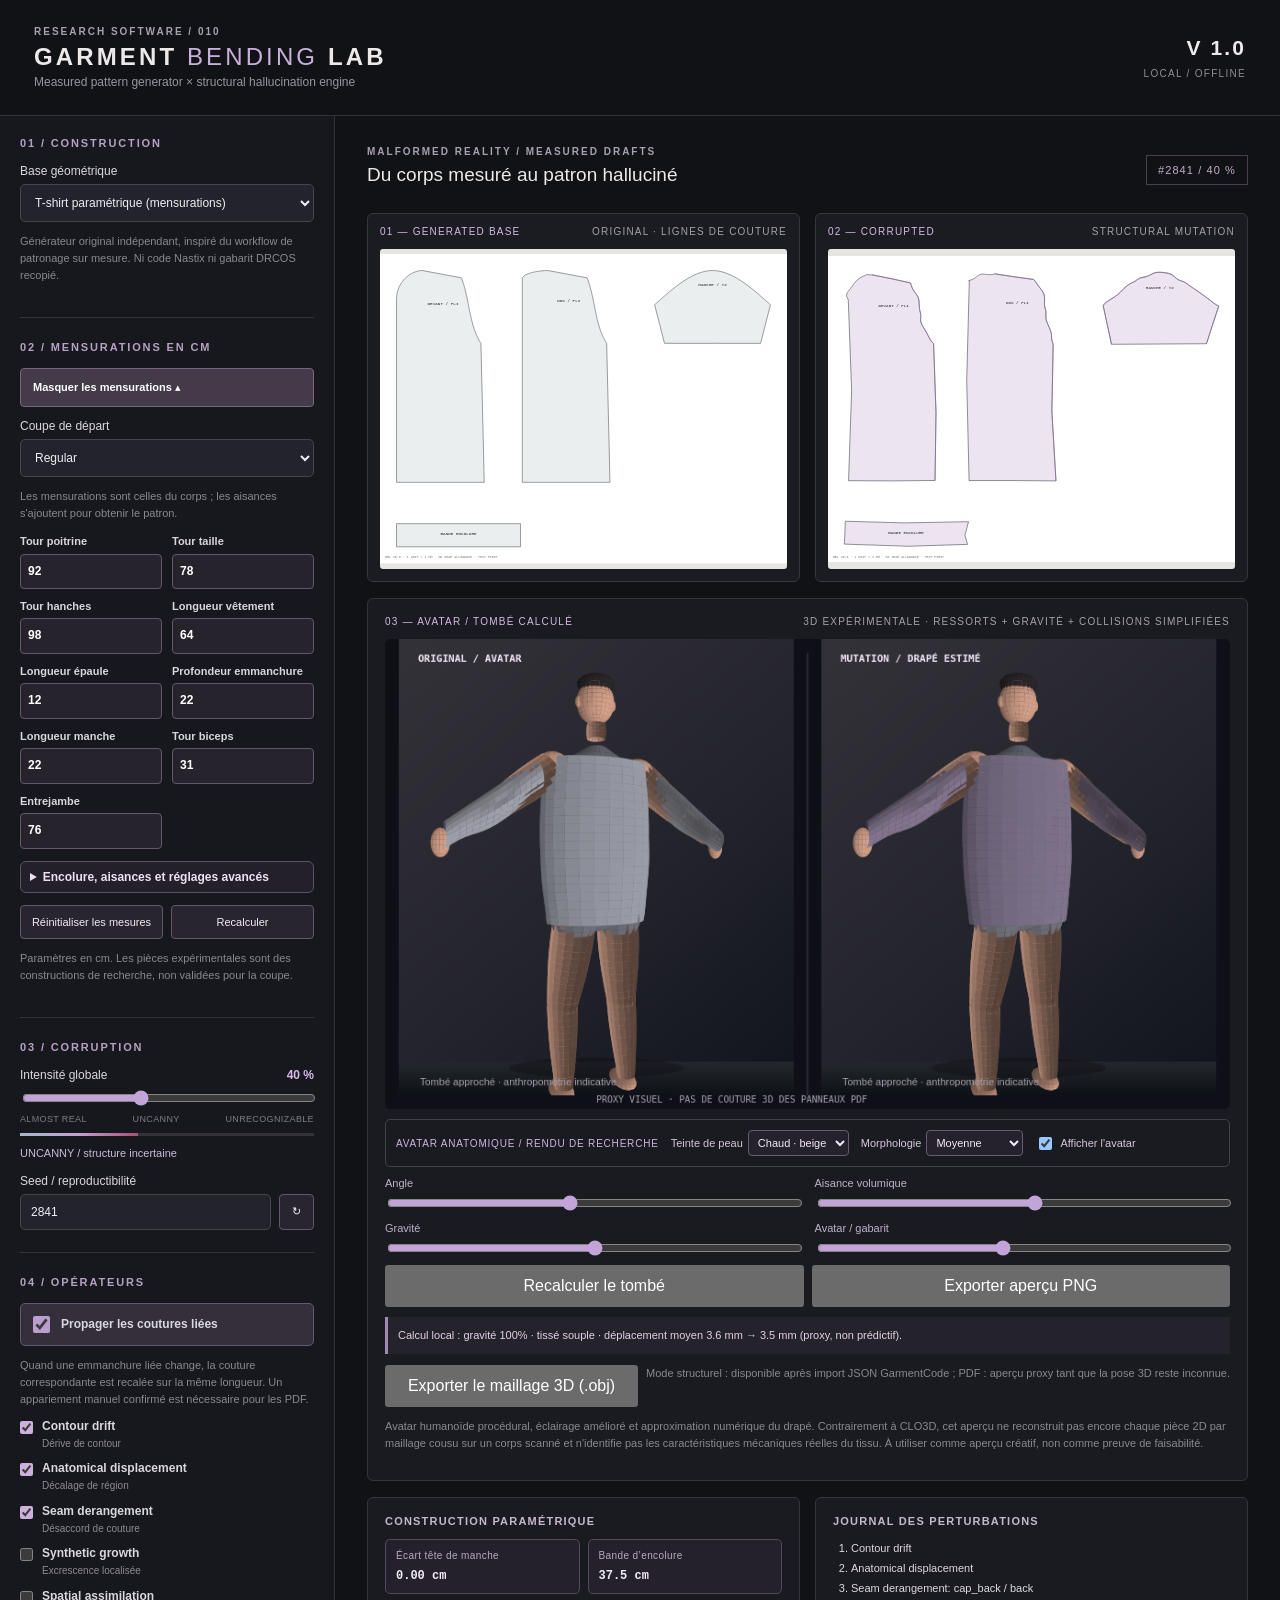
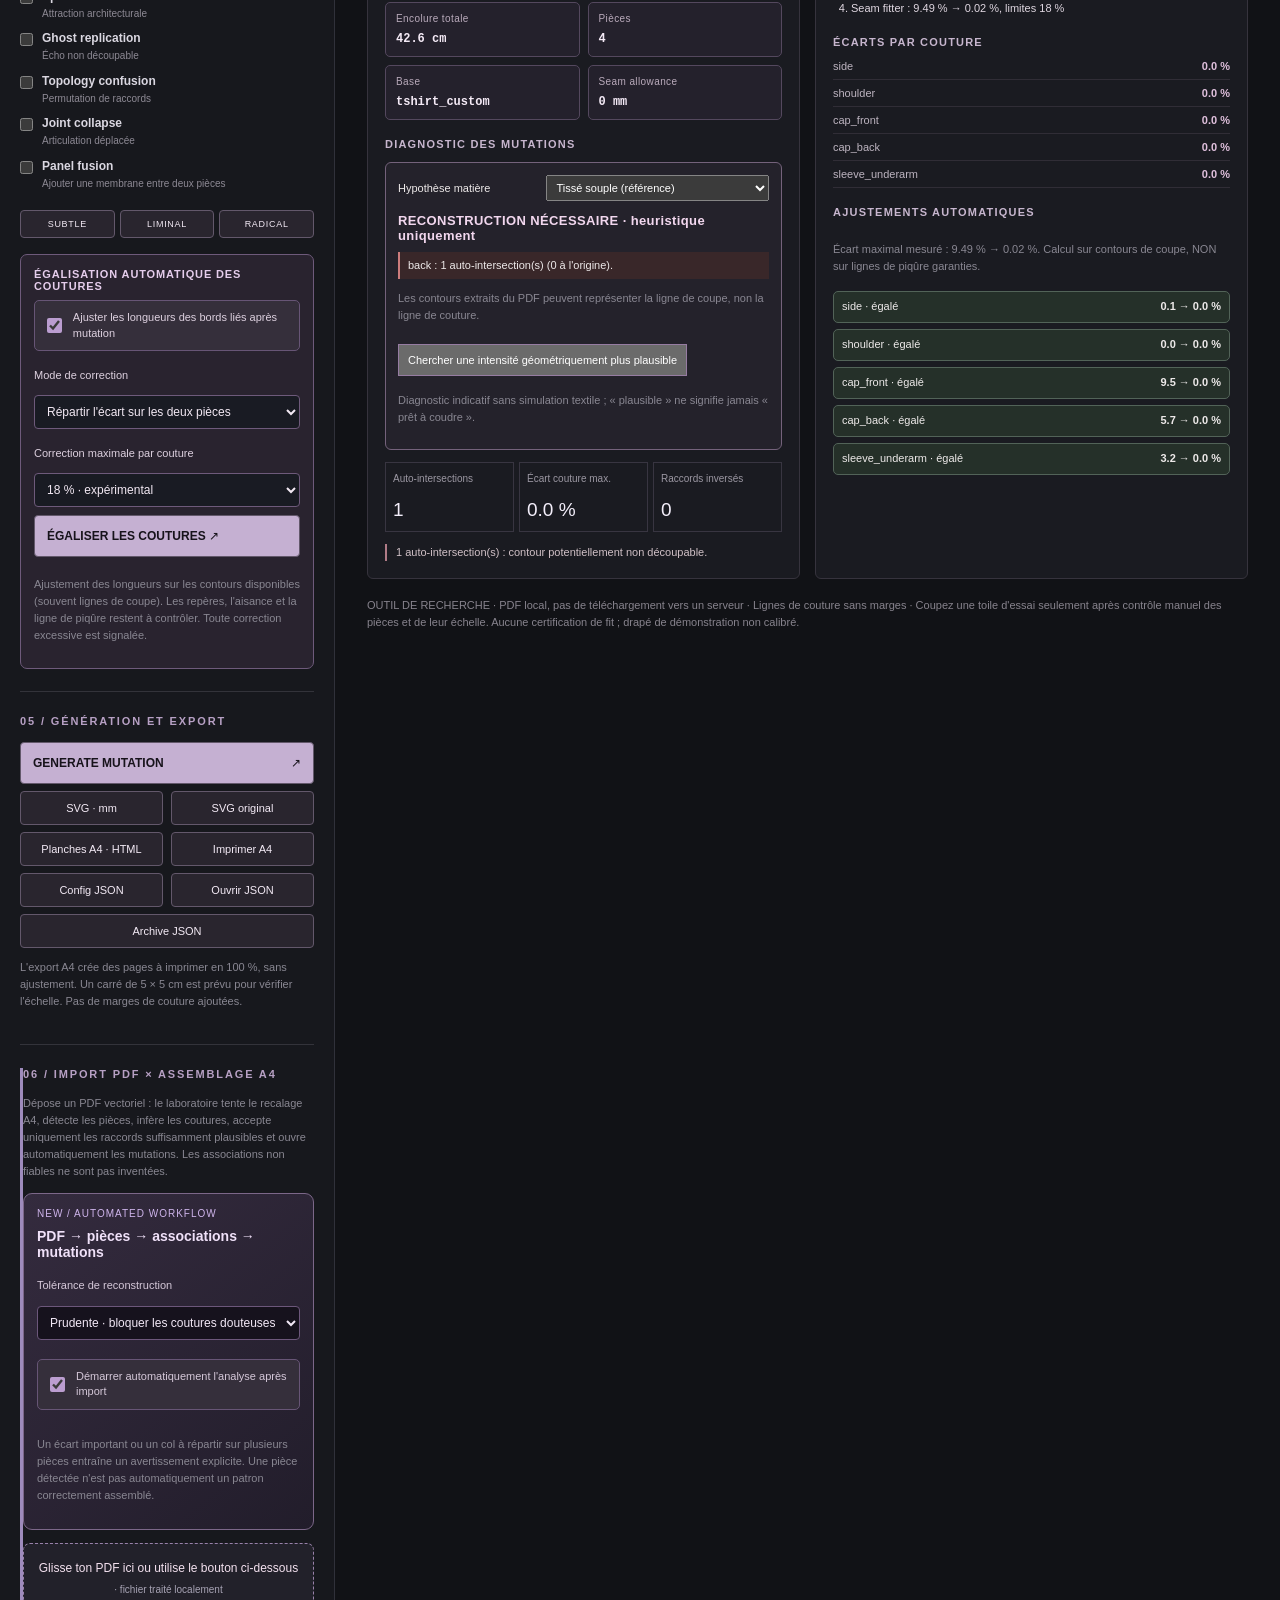
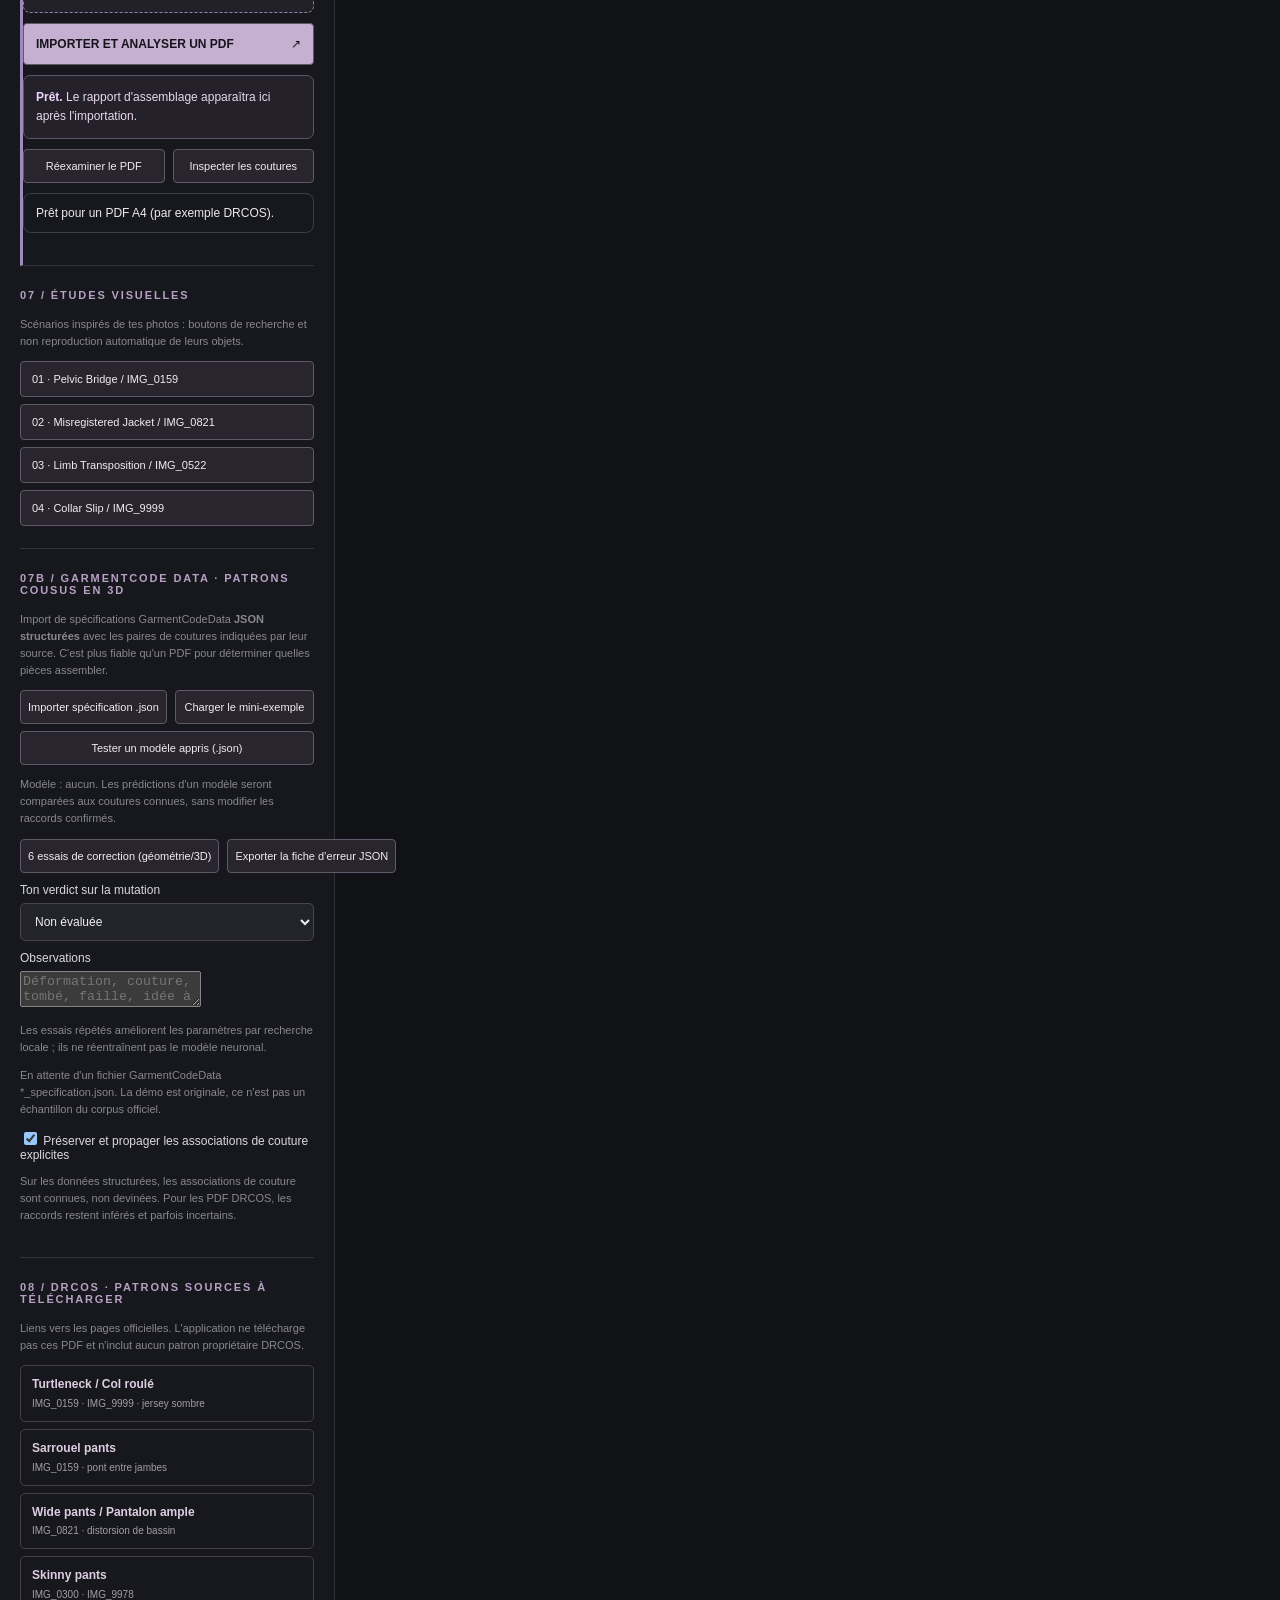
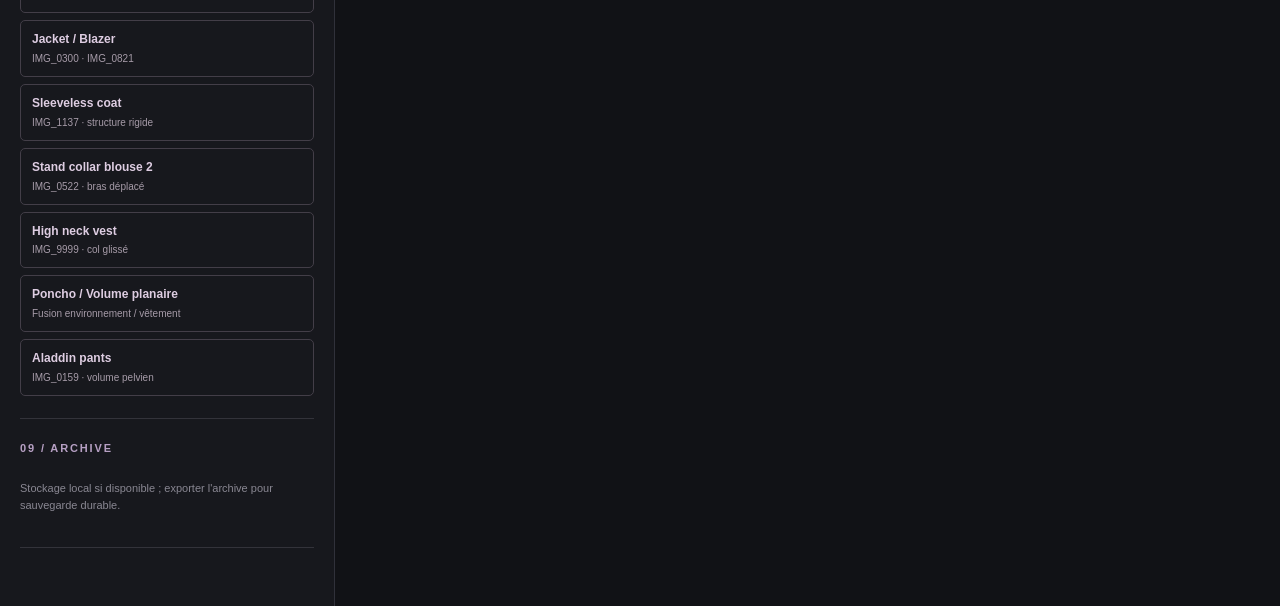
<file: legacy/index.html>
<!doctype html>
<html lang="fr">
<head>
<meta charset="utf-8"><meta name="viewport" content="width=device-width, initial-scale=1">
<title>Garment Bending Lab — V1.0 / Structured Sewing Pattern + Cloth Mesh</title>
<link rel="stylesheet" href="style.css">
</head>
<body>
<header class="masthead"><div><div class="eyebrow">RESEARCH SOFTWARE / 010</div><h1>GARMENT <em>BENDING</em> LAB</h1><p>Measured pattern generator × structural hallucination engine</p></div><div class="version">V 1.0<br><span>LOCAL / OFFLINE</span></div></header>
<main>
<aside class="controls">
  <section><h2>01 / Construction</h2>
    <label for="base">Base géométrique</label>
    <select id="base"><option value="tshirt_custom">T-shirt paramétrique (mensurations)</option><option value="pdf_import" disabled>Patron PDF importé (après sélection de pièces)</option><option value="top">Top géométrique V0.2</option><option value="dress">Robe V0.2</option><option value="skirt">Jupe V0.2</option><option value="trouser">Pantalon V0.2</option><option value="pelvic_bridge">Pelvic Bridge · pantalon en pont</option><option value="misregistered_jacket">Misregistered Jacket · veste anormale</option><option value="limb_transposition">Limb Transposition · bras et torse</option><option value="collar_slip">Collar Slip · col défaillant</option></select>
    <p class="note">Générateur original indépendant, inspiré du workflow de patronage sur mesure. Ni code Nastix ni gabarit DRCOS recopié.</p>
  </section>
  <section id="parametricControls"><h2>02 / Mensurations en cm</h2>
    <button type="button" id="toggleMeasurements" class="measurement-toggle" aria-expanded="true" aria-controls="measurementPanel">Masquer les mensurations ▴</button>
    <div id="measurementPanel">
    <label for="fit">Coupe de départ</label>
    <select id="fit"><option value="regular">Regular</option><option value="relaxed">Relaxed</option><option value="cropped">Cropped (longueur × 0,81)</option><option value="oversized">Oversized</option></select>
    <p class="note">Les mensurations sont celles du corps ; les aisances s'ajoutent pour obtenir le patron.</p>
    <div class="measure-grid" id="measureFields"></div>
    <details class="details"><summary>Encolure, aisances et réglages avancés</summary><div class="measure-grid" id="advancedFields"></div></details>
    <div class="inline actions"><button type="button" id="resetMeasurements">Réinitialiser les mesures</button><button type="button" id="updateDraft">Recalculer</button></div>
    <p class="note" id="draftNote">Lignes de couture nominales, sans marges ni gradation validées.</p>
    </div>
  </section>
  <section><h2>03 / Corruption</h2>
    <label class="label-row" for="intensity"><span>Intensité globale</span><strong id="intensityValue">40 %</strong></label>
    <input id="intensity" type="range" min="0" max="100" value="40" step="1">
    <div class="continuum"><span>ALMOST REAL</span><span>UNCANNY</span><span>UNRECOGNIZABLE</span></div>
    <div class="meter"><div id="meterBar"></div></div><p class="status" id="modeText">Zone intermédiaire</p>
    <label for="seed">Seed / reproductibilité</label><div class="inline"><input id="seed" type="number" min="0" max="4294967295" value="2841"><button id="shuffle" title="Changer la graine">↻</button></div>
  </section>
  <section><h2>04 / Opérateurs</h2>
    <label class="linked-control"><input id="linkedSeams" type="checkbox" checked> <strong>Propager les coutures liées</strong></label><p class="note">Quand une emmanchure liée change, la couture correspondante est recalée sur la même longueur. Un appariement manuel confirmé est nécessaire pour les PDF.</p><div class="check-list">
      <label><input type="checkbox" id="op-drift" checked><span><b>Contour drift</b><small>Dérive de contour</small></span></label>
      <label><input type="checkbox" id="op-displacement" checked><span><b>Anatomical displacement</b><small>Décalage de région</small></span></label>
      <label><input type="checkbox" id="op-seam" checked><span><b>Seam derangement</b><small>Désaccord de couture</small></span></label>
      <label><input type="checkbox" id="op-growth"><span><b>Synthetic growth</b><small>Excrescence localisée</small></span></label>
      <label><input type="checkbox" id="op-spatial"><span><b>Spatial assimilation</b><small>Attraction architecturale</small></span></label>
      <label><input type="checkbox" id="op-ghost"><span><b>Ghost replication</b><small>Écho non découpable</small></span></label>
      <label><input type="checkbox" id="op-topology"><span><b>Topology confusion</b><small>Permutation de raccords</small></span></label>
      <label><input type="checkbox" id="op-joint"><span><b>Joint collapse</b><small>Articulation déplacée</small></span></label>
      <label><input type="checkbox" id="op-fusion"><span><b>Panel fusion</b><small>Ajouter une membrane entre deux pièces</small></span></label>
    </div>
    <div class="preset-row"><button type="button" data-preset="subtle">SUBTLE</button><button type="button" data-preset="liminal">LIMINAL</button><button type="button" data-preset="radical">RADICAL</button></div>
    <div class="stitchfit-controls" id="stitchFitControls">
      <h3>ÉGALISATION AUTOMATIQUE DES COUTURES</h3>
      <label class="linked-control"><input type="checkbox" id="autoFitSeams" checked> Ajuster les longueurs des bords liés après mutation</label>
      <label for="fitStrategy">Mode de correction</label><select id="fitStrategy"><option value="balanced">Répartir l'écart sur les deux pièces</option><option value="receiver">Préserver A, ajuster la pièce B</option></select>
      <label for="fitLimit">Correction maximale par couture</label>
      <select id="fitLimit"><option value="8">8 % · prudent</option><option value="18" selected>18 % · expérimental</option><option value="35">35 % · radical / toile obligatoire</option><option value="60">60 % · déformation majeure, non validée</option></select>
      <button type="button" id="fitNow" class="action">ÉGALISER LES COUTURES ↗</button>
      <p class="note">Ajustement des longueurs sur les contours disponibles (souvent lignes de coupe). Les repères, l'aisance et la ligne de piqûre restent à contrôler. Toute correction excessive est signalée.</p>
    </div>
  </section>
  <section><h2>05 / Génération et export</h2>
    <button class="action" id="generate">GENERATE MUTATION <span>↗</span></button>
    <div class="inline actions"><button id="saveSvg">SVG · mm</button><button id="saveOriginal">SVG original</button></div>
    <div class="inline actions"><button id="saveA4">Planches A4 · HTML</button><button id="printA4">Imprimer A4</button></div>
    <div class="inline actions"><button id="saveJson">Config JSON</button><button id="loadJson">Ouvrir JSON</button></div>
    <div class="inline actions"><button id="saveArchive">Archive JSON</button></div>
    <input id="fileInput" type="file" accept=".json,application/json" hidden>
    <p class="note">L'export A4 crée des pages à imprimer en 100 %, sans ajustement. Un carré de 5 × 5 cm est prévu pour vérifier l'échelle. Pas de marges de couture ajoutées.</p>
  </section>
  <section class="pdf-main-panel" id="pdfModule"><h2>06 / IMPORT PDF × ASSEMBLAGE A4</h2>
    <p class="note">Dépose un PDF vectoriel : le laboratoire tente le recalage A4, détecte les pièces, infère les coutures, accepte uniquement les raccords suffisamment plausibles et ouvre automatiquement les mutations. Les associations non fiables ne sont pas inventées.</p>
    <div class="autolab-intro"><div class="autolab-tag">NEW / AUTOMATED WORKFLOW</div><strong>PDF → pièces → associations → mutations</strong>
      <label for="autoMode">Tolérance de reconstruction</label><select id="autoMode"><option value="conservative">Prudente · bloquer les coutures douteuses</option><option value="experimental">Expérimentale · autoriser davantage d'ajustements</option></select>
      <label class="linked-control"><input type="checkbox" id="autoOnImport" checked> Démarrer automatiquement l'analyse après import</label>
      <p class="note">Un écart important ou un col à répartir sur plusieurs pièces entraîne un avertissement explicite. Une pièce détectée n'est pas automatiquement un patron correctement assemblé.</p>
    </div>
    <div id="pdfDropzone" class="pdf-dropzone" tabindex="0" role="button" aria-label="Déposer un PDF vectoriel ou ouvrir le sélecteur de fichier">Glisse ton PDF ici ou utilise le bouton ci-dessous <span>· fichier traité localement</span></div>
    <button class="action" type="button" id="importPdf">IMPORTER ET ANALYSER UN PDF <span>↗</span></button>
    <div id="autoPipelineReport" class="auto-report" role="status" aria-live="polite"><strong>Prêt.</strong> Le rapport d'assemblage apparaîtra ici après l'importation.</div>
    <div class="inline actions"><button type="button" id="autoReanalyze" disabled>Réexaminer le PDF</button><button type="button" id="autoInspect" disabled>Inspecter les coutures</button></div>
    <input type="file" id="pdfVectorInput" accept="application/pdf,.pdf" hidden><button type="button" id="pdfExpand" hidden>AGRANDIR L’ATELIER ⛶</button>
    <div id="pdfStatus" class="pdf-feedback" role="status">Prêt pour un PDF A4 (par exemple DRCOS).</div>
    <div id="pdfImportTools" hidden>
      <p class="note"><strong id="pdfSource"></strong></p><p class="note" id="pdfFound"></p>
      <div class="pdf-autoreg" id="pdfRegInfo"></div>
      <button type="button" id="pdfAutoRegister">Recalculer depuis les repères vectoriels</button>
      <details><summary>Calibrage manuel des feuilles · autres PDF</summary>
        <label for="pdfColCount">Nombre de colonnes</label><input id="pdfColCount" type="number" min="1" max="12" value="4">
        <label for="pdfPageOrder">Ordre des pages</label><select id="pdfPageOrder"><option value="column">Par colonnes (haut → bas)</option><option value="row">Par rangées (gauche → droite)</option></select>
        <div class="inline"><label>Recouvrement X (mm)<input id="pdfOverlapX" type="number" min="0" max="80" step="0.1" value="14"></label><label>Recouvrement Y (mm)<input id="pdfOverlapY" type="number" min="0" max="80" step="0.1" value="17"></label></div>
        <button id="pdfApplyGrid" type="button">Appliquer la grille estimée</button>
        <p class="note">Pour aligner précisément un autre PDF : ajuste les décalages de chaque feuille en mm à partir des lignes et repères imprimés. Aucune découpe sans vérification des jonctions.</p>
        <div id="pdfPages" class="pdf-pages"></div>
        <div class="inline actions"><button id="pdfDownloadCalibration">Exporter calibration</button><button id="pdfLoadCalibration">Importer calibration</button></div>
        <input type="file" id="pdfCalibrationInput" accept=".json,application/json" hidden>
      </details>
      <label for="minTraceLength">Longueur minimum d'un tracé candidat (mm)</label><input id="minTraceLength" value="7" type="number" min="1" max="200" step="1">
      <label for="pdfZoom">Zoom de vérification <span id="pdfZoomValue">100 %</span></label><input id="pdfZoom" type="range" min="75" max="400" value="100" step="25"><div id="pdfAssembly" class="pdf-assembly"></div>
      <p class="note">Clique directement sur les courbes pour les sélectionner. Les contours sombres sont extraits comme vecteurs ; les annotations et cadres gris sont filtrés autant que possible.</p>
      <p id="pdfSelected" class="note"></p>
      <div class="pdf-traces" id="pdfTraceList"></div>
      <button type="button" id="pdfAutoPieces" class="action">DÉTECTER LES PIÈCES FERMÉES ↗</button><p class="note">Propositions non garanties : élimine les doublons imbriqués (ligne de coupe / ligne de couture), puis attribue un rôle à chaque pièce.</p>
      <div class="inline actions"><button type="button" id="pdfClearSelection">Désélectionner</button><button type="button" id="pdfDownloadStitched">Planche SVG assemblée</button></div>
      <label class="pdf-experimental"><input type="checkbox" id="experimentalClosure"> Autoriser la fermeture expérimentale de contours ouverts (écart affiché, à vérifier)</label>
      <button class="action" id="pdfAddPiece" type="button">TRANSFORMER LA SÉLECTION EN PIÈCE <span>↗</span></button>
      <div id="pdfPieces" class="pdf-piece-list"></div><p class="note" id="pdfPieceCount"></p>
      <div class="stitch-tool" id="stitchTool">
        <h3>ATELIER COUTURES · STITCH GRAPH</h3>
        <button type="button" id="pdfSwitchView">Afficher les pièces / marquer les coutures</button>
        <p class="note">Sélectionne un panneau A, clique sur deux points de son bord, puis fais de même sur le panneau B. Une suggestion automatique peut proposer le bord B, mais <b>tu dois la confirmer</b>.</p>
        <label>Pièce A <select id="pdfSeamA"></select></label><label>Pièce B <select id="pdfSeamB"></select></label>
        <div class="inline actions"><button type="button" id="pdfPickA">Marquer bord A</button><button type="button" id="pdfPickB">Marquer bord B</button></div>
        <button type="button" id="pdfSuggestSeam">Suggérer le raccord B</button>
        <div id="pdfSeamHint" class="pdf-feedback" role="status">Détecte ou ajoute des pièces pour commencer.</div>
        <button type="button" class="action" id="pdfLinkSeam">CONFIRMER ET LIER LES COUTURES ↗</button>
        <div id="pdfSeamList" class="pdf-seam-list"></div>
      </div>
      <div class="semantic-tool" id="semanticTool">
        <h3>RECONNAISSANCE / ASSEMBLAGE ASSISTÉ</h3>
        <p class="note">Identification heuristique des bords sur la <strong>géométrie de coupe</strong>. Vérifier les crans, les repères, les marges et les lignes de couture réelles. Les noms sont des hypothèses, pas une lecture certaine du patron.</p>
        <button id="pdfAnalyzeEdges" type="button">01 · ANALYSER LES BORDS ↗</button>
        <div id="pdfSemanticList" class="semantic-list" aria-live="polite"></div>
        <button id="pdfSuggestAssembly" type="button">02 · PROPOSER L’ASSEMBLAGE COMPLET ↗</button>
        <div id="pdfAutoAssembly" class="semantic-list" aria-live="polite"></div>
        <button id="pdfConfirmSuggested" type="button" class="action">03 · CONFIRMER LES RACCORDS COCHÉS ↗</button>
        <p class="note">Les raccords rouges ou complexes restent proposés mais décochés. Les éléments multipièces (ex. bande de col + deux encolures) exigent encore une répartition manuelle.</p>
      </div>
      <button type="button" class="action" id="pdfUsePieces">MUTER LES PIÈCES IMPORTÉES ↗</button>
      <p class="note"><strong>Important :</strong> un appariement par longueurs ou courbures ne prouve pas que deux bords doivent être cousus. Vérifie les encoches, les marges et le sens du tissu avant toute coupe.</p>
    </div>
  </section>
  <section><h2>07 / Études visuelles</h2>
    <p class="note">Scénarios inspirés de tes photos : boutons de recherche et non reproduction automatique de leurs objets.</p>
    <div class="study-list">
      <button type="button" data-study="pelvis">01 · Pelvic Bridge / IMG_0159</button>
      <button type="button" data-study="jacket">02 · Misregistered Jacket / IMG_0821</button>
      <button type="button" data-study="limb">03 · Limb Transposition / IMG_0522</button>
      <button type="button" data-study="collar">04 · Collar Slip / IMG_9999</button>
    </div>
  </section>
  <section class="gcd-section" id="gcdSection"><h2>07B / GARMENTCODE DATA · PATRONS COUSUS EN 3D</h2>
    <p class="note">Import de spécifications GarmentCodeData <b>JSON structurées</b> avec les paires de coutures indiquées par leur source. C'est plus fiable qu'un PDF pour déterminer quelles pièces assembler.</p>
    <div class="actions inline"><button type="button" id="gcdImport">Importer spécification .json</button><input type="file" id="gcdFile" accept=".json,application/json" hidden><button type="button" id="gcdDemo">Charger le mini-exemple</button></div>
    <div class="actions inline"><button type="button" id="seamModelImport">Tester un modèle appris (.json)</button><input type="file" id="seamModelFile" accept=".json" hidden></div><p class="note" id="seamModelStatus" role="status">Modèle : aucun. Les prédictions d'un modèle seront comparées aux coutures connues, sans modifier les raccords confirmés.</p>
    <div class="actions inline"><button type="button" id="gcdAutoDiagnose">6 essais de correction (géométrie/3D)</button><button type="button" id="gcdExportFeedback">Exporter la fiche d’erreur JSON</button></div>
    <label for="gcdUserLabel">Ton verdict sur la mutation</label><select id="gcdUserLabel"><option value="unverified">Non évaluée</option><option value="interesting">Anomalie intéressante</option><option value="unwearable">Physiquement invraisemblable</option><option value="toile">À tester en toile</option></select>
    <label for="gcdUserNotes">Observations</label><textarea id="gcdUserNotes" rows="2" placeholder="Déformation, couture, tombé, faille, idée à conserver…"></textarea>
    <p role="status" id="gcdIterationStatus" class="note">Les essais répétés améliorent les paramètres par recherche locale ; ils ne réentraînent pas le modèle neuronal.</p>
    <p role="status" id="gcdStatus" class="note">En attente d'un fichier GarmentCodeData *_specification.json. La démo est originale, ce n'est pas un échantillon du corpus officiel.</p>
    <label><input type="checkbox" id="gcdSeamAware" checked> Préserver et propager les associations de couture explicites</label>
    <p class="note">Sur les données structurées, les associations de couture sont connues, non devinées. Pour les PDF DRCOS, les raccords restent inférés et parfois incertains.</p>
   </section>
  <section><h2>08 / DRCOS · patrons sources à télécharger</h2>
    <p class="note">Liens vers les pages officielles. L'application ne télécharge pas ces PDF et n'inclut aucun patron propriétaire DRCOS.</p>
    <div class="catalog-list" id="catalog"></div>
  </section>
  <section><h2>09 / Archive</h2><div id="history" class="history"></div><p class="note">Stockage local si disponible ; exporter l'archive pour sauvegarde durable.</p></section>
</aside>
<div class="workspace">
  <div class="workspace-head"><div><div class="eyebrow">MALFORMED REALITY / MEASURED DRAFTS</div><h2>Du corps mesuré au patron halluciné</h2></div><div class="seed-stamp" id="stamp">#2841 / 40%</div></div>
  <div class="previews"><article class="preview"><div class="preview-title"><span>01 — GENERATED BASE</span><span>ORIGINAL · LIGNES DE COUTURE</span></div><div class="svg-container" id="original"></div></article><article class="preview"><div class="preview-title"><span>02 — CORRUPTED</span><span>STRUCTURAL MUTATION</span></div><div class="svg-container" id="mutated"></div></article></div>
  <article class="info 3d-preview" id="preview3dPanel"><div class="preview-title"><span>03 — AVATAR / TOMBÉ CALCULÉ</span><span>3D EXPÉRIMENTALE · RESSORTS + GRAVITÉ + COLLISIONS SIMPLIFIÉES</span></div>
    <canvas id="garment3dCanvas" width="920" height="515" aria-label="Prévisualisation avant après sur avatar, tourner avec la souris"></canvas>
    <div class="human-render-settings"><span class="human-render-label">AVATAR ANATOMIQUE / RENDU DE RECHERCHE</span><label>Teinte de peau <select id="humanSkin"><option value="warm">Chaud · beige</option><option value="medium">Médium</option><option value="deep">Foncé</option><option value="neutral">Argile neutre</option></select></label><label>Morphologie <select id="humanBody"><option value="average">Moyenne</option><option value="slim">Élancée</option><option value="broad">Carrure large</option></select></label><label><input type="checkbox" id="showHuman" checked> Afficher l'avatar</label></div>
    <div class="preview-settings drape-controls">
      <label>Angle <input type="range" id="garment3dAngle" min="-180" max="180" value="-22" step="2"></label>
      <label>Aisance volumique <input type="range" id="garment3dVolume" min="65" max="160" value="115" step="5"></label>
      <label>Gravité <input type="range" id="garment3dGravity" min="0" max="200" value="100" step="10"></label>
      <label>Avatar / gabarit <input type="range" id="garment3dAvatar" min="78" max="125" value="100" step="3"></label>
    </div>
    <div class="inline actions"><button type="button" id="recalculateDrape">Recalculer le tombé</button><button type="button" id="save3dPreview">Exporter aperçu PNG</button></div>
    <p class="drape-status" role="status" id="drapeStatus">Le modèle sera calculé après génération d'un vêtement.</p>
    <div class="actions inline"><button type="button" id="exportMeshOBJ">Exporter le maillage 3D (.obj)</button><span id="meshStatus" class="note">Mode structurel : disponible après import JSON GarmentCode ; PDF : aperçu proxy tant que la pose 3D reste inconnue.</span></div>
    <p class="note">Avatar humanoïde procédural, éclairage amélioré et approximation numérique du drapé. Contrairement à CLO3D, cet aperçu ne reconstruit pas encore chaque pièce 2D par maillage cousu sur un corps scanné et n'identifie pas les caractéristiques mécaniques réelles du tissu. À utiliser comme aperçu créatif, non comme preuve de faisabilité.</p>
  </article>
  <div class="below"><article class="info"><h3>Construction paramétrique</h3><div id="patternMetrics" class="pattern-metrics"></div><div id="draftWarnings" class="alerts"></div><h3>Diagnostic des mutations</h3>
    <div id="feasibilityPanel" class="feasibility-panel" role="status" aria-live="polite"><label class="material-choice">Hypothèse matière <select id="fabricPreset"><option value="woven">Tissé souple (référence)</option><option value="jersey">Maille / jersey extensible</option><option value="rigid">Matière rigide / enduite</option></select></label><strong id="feasibilityStatus">Analyse de faisabilité…</strong><div id="feasibilityDetails"></div><button type="button" id="reduceMutation">Chercher une intensité géométriquement plus plausible</button><p class="note">Diagnostic indicatif sans simulation textile ; « plausible » ne signifie jamais « prêt à coudre ».</p></div>
    <div class="metrics"><div><span>Auto-intersections</span><strong id="intersections">0</strong></div><div><span>Écart couture max.</span><strong id="mismatch">0 %</strong></div><div><span>Raccords inversés</span><strong id="rewired">0</strong></div></div><div id="alerts" class="alerts"></div>
  </article><article class="info"><h3>Journal des perturbations</h3><ol id="events" class="event-list"></ol><h3>Écarts par couture</h3><div id="seams" class="seam-list"></div><h3>Ajustements automatiques</h3><div id="fitSummary" class="fit-summary" aria-live="polite"></div></article></div>
  <div class="footnote">OUTIL DE RECHERCHE · PDF local, pas de téléchargement vers un serveur · Lignes de couture sans marges · Coupez une toile d'essai seulement après contrôle manuel des pièces et de leur échelle. Aucune certification de fit ; drapé de démonstration non calibré.</div>
</div></main>

<script src="seam-graph.js"></script><script src="auto-pipeline.js"></script><script src="stitch-fit.js"></script><script src="pattern-intelligence.js"></script><script src="draft.js"></script><script src="experimental.js"></script><script src="engine.js"></script><script src="print.js"></script><script src="app.js"></script><script src="pako_inflate.min.js"></script><script src="pdf-import.js"></script><script src="pdf-ui.js"></script><script src="garmentcode-bridge.js"></script><script src="seam-ml.js"></script><script src="panel-physics.js"></script><script src="volume-preview.js"></script><script src="garmentcode-ui.js"></script>
</body></html>
</file>
<file: legacy/style.css>
:root{font-family:Inter,Helvetica,Arial,sans-serif;background:#111216;color:#ede9e9;font-synthesis:none}*{box-sizing:border-box}html{color-scheme:dark}body{margin:0}button,input,select{font:inherit}button{cursor:pointer}button:focus-visible,input:focus-visible,select:focus-visible{outline:2px solid #b29fcc;outline-offset:2px}.masthead{min-height:106px;padding:26px 34px;border-bottom:1px solid #30313a;display:flex;justify-content:space-between;align-items:center;gap:22px}.eyebrow{letter-spacing:.20em;color:#a7a0b1;font-size:10px;font-weight:600}.masthead h1{margin:6px 0 4px;font-size:24px;letter-spacing:.13em;font-weight:800}.masthead h1 em{font-weight:400;font-style:normal;color:#c9b0dc}.masthead p{margin:0;font-size:12px;color:#9695a0}.version{font-size:21px;text-align:right;letter-spacing:.1em;font-weight:700}.version span{display:block;font-size:10px;color:#8f8e98;font-weight:400;letter-spacing:.13em;margin-top:8px}main{display:grid;grid-template-columns:305px minmax(0,1fr);min-height:calc(100vh - 106px)}.controls{border-right:1px solid #30313a;padding:21px 20px 35px;background:#17181d}.controls section{padding-bottom:22px;border-bottom:1px solid #33333a;margin-bottom:23px}.controls h2{margin:0 0 15px;color:#b7a0c4;font-size:11px;letter-spacing:.17em;text-transform:uppercase}.controls label{display:block;color:#dad7e1;font-size:12px;margin:10px 0 6px}.controls select,.controls input[type=number]{width:100%;background:#22232b;border:1px solid #49434f;color:#efedf5;padding:10px;border-radius:5px;font-size:12px}.controls input[type=range]{width:100%;accent-color:#c3a4d9;cursor:pointer}.label-row{display:flex!important;justify-content:space-between}.label-row strong{color:#d9b8ec}.continuum{display:flex;justify-content:space-between;color:#7f7b88;font-size:9px;letter-spacing:.04em;margin-top:4px}.meter{height:3px;background:#34313b;margin-top:9px}.meter div{height:100%;width:45%;background:linear-gradient(90deg,#a8b8c7,#c0a1d0,#a95075)}.status{font-size:11px;color:#ceb8db;min-height:16px}.inline{display:flex;gap:8px}.inline button{white-space:nowrap}.controls button{background:#29252e;color:#f3eaf5;padding:9px 12px;border:1px solid #63586b;border-radius:4px;font-size:11px}.controls button:hover{background:#3b3142}.controls button.action{width:100%;background:#c5b0d2;color:#17131b;display:flex;align-items:center;justify-content:space-between;font-size:12px;font-weight:700;padding:13px 12px}.controls button.action:hover{background:#e0cbed}.check-list label{display:flex;align-items:flex-start;gap:9px;margin:11px 0;cursor:pointer}.check-list input{accent-color:#cdb0dd;margin:2px 0 0}.check-list span{display:flex;flex-direction:column;gap:4px}.check-list b{font-weight:600;font-size:12px}.check-list small{color:#8d8994;line-height:1.35;font-size:10px}.preset-row{display:flex;gap:5px;margin-top:20px}.preset-row button{flex:1;padding:8px 3px;font-size:9px;letter-spacing:.08em}.actions{margin-top:7px}.actions button{flex:1;padding:10px 7px}.note{font-size:11px;color:#898792;line-height:1.55}.history{display:flex;flex-wrap:wrap;gap:6px}.history button{font-size:10px;border-radius:100px;padding:7px 10px}.workspace{min-width:0;padding:30px 32px}.workspace-head{display:flex;justify-content:space-between;gap:15px;align-items:center;margin-bottom:20px}.workspace-head h2{font-size:19px;font-weight:500;margin:7px 0}.seed-stamp{font-size:11px;letter-spacing:.1em;color:#c5adc9;border:1px solid #4d3d50;padding:8px 11px;white-space:nowrap}.previews{display:grid;grid-template-columns:1fr 1fr;gap:15px}.preview{background:#1b1b22;padding:12px;border:1px solid #38353e;border-radius:6px;min-width:0}.preview-title{display:flex;justify-content:space-between;color:#a5a0ab;font-size:10px;letter-spacing:.12em;margin-bottom:12px;gap:10px}.preview-title span:first-child{color:#d6b8e6}.svg-container{background:#e7e5e2;min-height:320px;display:flex;align-items:center;justify-content:center;border-radius:3px;overflow:hidden}.svg-container svg{display:block;width:100%;height:auto;max-height:450px}.below{display:grid;grid-template-columns:1fr 1fr;gap:15px;margin-top:16px}.info{background:#1a1b21;border:1px solid #36333d;padding:17px;border-radius:6px}.info h3{font-size:11px;color:#c7b6ce;font-weight:600;letter-spacing:.11em;text-transform:uppercase;margin:0 0 12px}.info h3:not(:first-child){margin-top:18px}.metrics{display:grid;grid-template-columns:repeat(3,1fr);gap:5px}.metrics div{border:1px solid #383541;padding:10px 7px}.metrics span{display:block;font-size:10px;color:#9b97a2;min-height:26px}.metrics strong{font-size:19px;font-weight:500;color:#f3eefa}.alerts{font-size:11px;line-height:1.55;margin-top:12px}.alert{border-left:2px solid #b07b87;padding-left:9px;margin-top:8px;color:#d1c1c7}.alert.ok{border-left-color:#88a49e;color:#aac0bb}.event-list{margin:0;padding-left:18px;font-size:11px;line-height:1.8;color:#e0d7e1}.seam-list{display:flex;flex-direction:column;gap:7px}.seam-row{display:flex;align-items:center;justify-content:space-between;gap:7px;border-bottom:1px solid #302d36;padding-bottom:7px;font-size:11px;color:#bdb4c0}.seam-row strong{font-weight:600;color:#e0c0dd}.seam-row.rewired strong,.seam-row.rewired span{color:#e19da9}.footnote{font-size:11px;color:#87838d;line-height:1.6;margin-top:18px}@media(max-width:1050px){main{grid-template-columns:260px minmax(0,1fr)}.workspace{padding:18px}.controls{padding:17px}.previews,.below{grid-template-columns:1fr}}@media(max-width:670px){main{display:block}.masthead{padding:18px}.masthead h1{font-size:19px}.controls{border-right:0;border-bottom:1px solid #30313a}.controls section{margin-bottom:15px}.workspace-head{align-items:start;flex-direction:column}.workspace{padding:15px}.svg-container{min-height:200px}.version{font-size:16px}}
/* V0.3 - parametric drafting extension */
.measure-grid{display:grid;grid-template-columns:repeat(2,minmax(0,1fr));gap:10px;margin:12px 0;}
.measure-grid label{display:block;font-size:11px;line-height:1.3;color:var(--muted,#777);margin:0;}
.measure-grid input{width:100%;margin-top:5px;box-sizing:border-box;padding:9px 8px;font-size:13px;min-width:0;}
.details{border:1px solid #ddd9e0;padding:8px 9px;margin:12px 0;border-radius:6px;}
.details summary{cursor:pointer;font-size:12px;font-weight:650;}
.pattern-metrics{display:grid;grid-template-columns:repeat(2,minmax(0,1fr));gap:8px;margin:10px 0 16px;}
.pattern-metrics>div{border:1px solid #e3dce4;padding:10px;background:#faf8fb;border-radius:5px;}
.pattern-metrics span{font-size:10px;letter-spacing:.04em;color:#746d76;display:block;margin-bottom:4px;}
.pattern-metrics strong{font-family:ui-monospace,SFMono-Regular,Consolas,monospace;font-size:14px;}
#pdfDialog{border:0;border-radius:9px;width:min(1050px,95vw);height:min(90vh,1000px);padding:10px;box-shadow:0 20px 90px #0006;}
#pdfDialog::backdrop{background:#16111ad0;}
.dialog-title{display:flex;justify-content:space-between;align-items:center;gap:20px;padding:7px 12px 12px;}
#pdfFrame{border:1px solid #d7d5d8;width:100%;height:calc(100% - 55px);}
@media(max-width:700px){.measure-grid{grid-template-columns:repeat(2,minmax(0,1fr));}}
/* V0.4: visible, operational measurements and sober research tools */
[hidden]{display:none!important}
.measurement-toggle{display:block;width:100%;text-align:left;margin:6px 0 12px;background:#443a4a!important;border:1px solid #7a657e!important;color:#fff!important;font-weight:700!important;padding:12px!important}
#measurementPanel{display:block}
.measure-grid{gap:10px;margin:12px 0;grid-template-columns:repeat(2,minmax(0,1fr))}
.measure-grid label{color:#d8d5de;margin:0;font-size:11px;font-weight:600}
.measure-grid input[type=number]{background:#26232d;border:1px solid #635869;color:#fff;border-radius:4px;padding:9px 7px;width:100%}
.details{border-color:#5b5363;background:#23202a}
.details summary{color:#eee0f5}
.pattern-metrics>div{background:#24212c;color:#eee9f0;border-color:#54485e}
.pattern-metrics span{color:#b9aabb}
.pattern-metrics strong{color:#f4eaf6;font-size:12px;overflow-wrap:anywhere}
.not-parametric #measurementPanel{opacity:.52}
.not-parametric #draftNote{color:#e2ba87}
.study-list,.catalog-list{display:grid;gap:7px}
.study-list button{text-align:left;font-size:11px!important;padding:11px!important}
.catalog-item{display:flex;flex-direction:column;gap:4px;border:1px solid #433e48;padding:10px 11px;border-radius:5px;color:#decde2;text-decoration:none;font-size:12px;line-height:1.4}
.catalog-item:hover{background:#2d2933}
.catalog-item small{color:#a69ba8;font-size:10px}
#pdfDialog{background:#f5f4f5;color:#25212a;max-width:96vw;max-height:94vh}
#pdfDialog button{cursor:pointer;padding:8px 13px}
@media(min-width:1250px){main{grid-template-columns:335px minmax(0,1fr)}}
/* PDF import and calibrated A4 assembly */
.pdf-main-panel{border-left:3px solid #9e8bbc}
.pdf-feedback{font-size:12px;padding:10px 12px;border:1px solid rgba(150,150,150,.3);border-radius:8px;margin:10px 0;line-height:1.5}
.pdf-feedback.alert{border-color:#c88484;color:#dd9999}
.pdf-autoreg{font-size:12px;line-height:1.55;color:var(--muted,#9da2ad);padding:8px 0}
.pdf-assembly{overflow:auto;max-height:480px;min-height:230px;background:#12161b;border:1px solid rgba(200,200,200,.2);border-radius:8px;margin:10px 0;padding:5px}
.pdf-assembly-svg{display:block;width:100%;height:auto;min-height:220px;touch-action:pan-x pan-y}
.pdf-sheet{fill:none;stroke:#67717d;stroke-width:1.3;stroke-dasharray:9 8;vector-effect:non-scaling-stroke}
.pdf-sheet-label{fill:#aab2bf;font:24px monospace;opacity:.8}
.pdf-trace{stroke:#d6dbde;stroke-width:5;fill:none;vector-effect:non-scaling-stroke;stroke-linejoin:round;cursor:pointer;opacity:.72}
.pdf-trace:hover{stroke:#b7ccde;stroke-width:8;opacity:1}
.pdf-trace.selected{stroke:#e1a66c;stroke-width:9;opacity:1}
.pdf-traces{max-height:190px;overflow:auto;display:grid;gap:5px;margin:10px 0}
.pdf-trace-button{text-align:left;font-size:11px;line-height:1.3}
.pdf-trace-button.selected{border-color:#e1a66c;color:#e1a66c;background:rgba(225,166,108,.1)}
.pdf-piece-list{margin:10px 0;display:grid;gap:5px}
.pdf-piece-line{display:flex;align-items:center;justify-content:space-between;gap:6px;font-size:11px;border-bottom:1px solid rgba(150,150,150,.2);padding:5px 0}
.pdf-piece-line button{width:auto;flex:0 0 auto;padding:5px 8px}
.pdf-pages{max-height:160px;overflow:auto;display:grid;gap:5px;margin:10px 0}
.pdf-page-row{display:flex;align-items:center;gap:8px;justify-content:space-between;font-size:11px}
.pdf-page-row label{display:flex;align-items:center;gap:4px;margin:0}
.pdf-page-row input{width:84px;min-width:40px;padding:5px}
.pdf-experimental{display:flex;align-items:flex-start;gap:7px;font-size:12px;line-height:1.5;margin:13px 0}
.pdf-experimental input{width:auto;flex:0 0 auto;margin-top:4px}
#pdfModule .action{margin-top:9px}
#pdfModule details{margin:12px 0;padding:9px;border:1px solid rgba(150,150,150,.22);border-radius:7px}
#pdfModule details summary{cursor:pointer;font-size:12px;font-weight:650}
#pdfModule #pdfRegInfo{margin:8px 0}
/* Full-width calibration workbench: important for precise join inspection */
body.pdf-overlay-open{overflow:hidden}
#pdfExpand{width:100%;margin-top:6px;background:#4a3a51;color:#fff;font-weight:650}
#pdfModule.expanded{position:fixed;inset:2vh 2vw;z-index:1000;overflow-y:auto;background:#181a20;border:1px solid #665b76;box-shadow:0 15px 80px #000d;border-radius:12px;padding:24px;width:auto;max-width:none;}
#pdfModule.expanded #pdfImportTools{display:grid;grid-template-columns:minmax(250px,335px) minmax(0,1fr);gap:7px 18px;align-items:start}
#pdfModule.expanded #pdfImportTools>:not(#pdfAssembly){grid-column:1}
#pdfModule.expanded #pdfAssembly{grid-column:2;grid-row:1 / span 25;height:calc(95vh - 170px);max-height:none;min-height:410px;overflow:auto;position:sticky;top:12px;align-self:start}
#pdfModule.expanded #pdfAssembly svg{width:100%;min-height:350px}
#pdfModule.expanded #pdfRegInfo{margin-top:3px}
#pdfModule.expanded .pdf-traces{max-height:150px}
#pdfModule.expanded #pdfZoom{width:100%;accent-color:#c3a4d9}
@media(max-width:830px){#pdfModule.expanded{padding:12px;inset:1vh 1vw}#pdfModule.expanded #pdfImportTools{display:block}#pdfModule.expanded #pdfAssembly{height:42vh;min-height:200px;position:relative;top:auto;max-height:50vh}}

/* V0.6 — linked seam workbench + nonphysical volume estimation */
.linked-control{background:#352f3b;padding:9px 8px;border-radius:5px;border:1px solid #675576;display:flex!important;gap:8px;align-items:center;line-height:1.4}
.linked-control input{width:17px;height:17px;accent-color:#bb9dd0}
#stitchTool{padding:13px 0;border-top:1px solid #56445f;margin:15px 0}
#stitchTool h3{font-size:12px;letter-spacing:.1em;color:#dbc0ec;margin:0 0 9px}
#stitchTool select{max-width:100%;width:100%;margin-top:5px;background:#22232b;border:1px solid #665775;border-radius:4px;color:white;padding:8px}
#pdfSwitchView{background:#594465!important;color:white!important;width:100%;margin:5px 0 12px}
#pdfLinkSeam{margin-top:10px}
.pdf-role-select{max-width:106px;font-size:10px!important;padding:5px 4px!important;background:#262431;border:1px solid #554962;color:white}
.pdf-piece-line span{flex:1;line-height:1.4}
.pdf-seam-list{display:grid;gap:6px;margin:10px 0}
.pdf-seam-line{display:flex;justify-content:space-between;gap:10px;border:1px solid #473e4c;border-radius:5px;padding:8px;font-size:11px}
.pdf-seam-line button{white-space:nowrap}
.pdf-seam-mode path.pattern-shape{stroke:#e3d0db;stroke-width:3;fill:#927b9a22;vector-effect:non-scaling-stroke;cursor:crosshair}
.pdf-seam-mode path.pattern-shape:hover{stroke:#f2d09d;stroke-width:6}
.pdf-seam-marker{fill:#edbd70;stroke:#21172c;stroke-width:1;vector-effect:non-scaling-stroke;pointer-events:none}
#pdfSeamHint{font-size:11px}
#pdfSeamHint.warn{border-color:#d89c69;color:#eac6a6}
#garment3dCanvas{background:#0c0d11;border-radius:6px;display:block;width:100%;height:auto;max-height:470px;cursor:grab}
#garment3dCanvas:active{cursor:grabbing}
#preview3dPanel{margin-top:16px}
.preview-settings{display:flex;gap:18px;margin-top:10px;flex-wrap:wrap}
.preview-settings label{font-size:11px;color:#c1afc9;display:flex;gap:12px;align-items:center}
.preview-settings input{accent-color:#c3a4d9}

/* V0.7: orientation-independent seam labels, geometric assembly review, feasibility */
.rotation-tools{display:flex;gap:3px;flex-wrap:wrap;align-items:center}
.rotation-tools button{min-width:28px;padding:5px!important;border-color:#7c6c8a!important;font-size:11px}
.pdf-piece-line{flex-wrap:wrap;align-items:center;justify-content:flex-start;gap:7px;padding:9px 0}
.pdf-piece-line>span{flex:1 1 100%;line-height:1.3;color:#f4e5fb}
.pdf-role-select{min-width:105px;max-width:140px}
.semantic-tool{border-top:1px solid #64536e;margin-top:16px;padding:15px 0}
.semantic-tool h3{color:#d7c4e1;letter-spacing:.08em;font-size:13px}
.semantic-list{display:grid;gap:6px;max-height:300px;overflow-y:auto;margin:8px 0 13px}
.semantic-edge{font-size:11px;text-align:left;background:#22232c;color:#f0e4ee;border:1px solid #5c5265;padding:7px 8px;line-height:1.4}
.semantic-edge:hover{border-color:#c3a8d1}
.assembly-candidate{display:flex;gap:7px;align-items:flex-start;border:1px solid #53665c;background:#1f2a28;padding:9px;border-radius:5px;font-size:11px;line-height:1.5}
.assembly-candidate.risky{border-color:#86665c;background:#302526}
.assembly-candidate input{margin:3px 0 0;width:17px;flex:0 0 17px}
.assembly-candidate span{flex:1}
.assembly-candidate button{font-size:10px;padding:5px;flex:0 0 auto}
.feasibility-panel{margin:12px 0;border:1px solid #74627b;border-radius:6px;padding:12px;background:#24222b}
.feasibility-panel>strong{display:block;color:#f2d7ee;font-size:13px;letter-spacing:.03em;margin:2px 0 9px}
.feasibility-flag{font-size:11px;line-height:1.5;padding:5px 8px;margin:5px 0;border-left:2px solid #8fae99;background:#26302b}
.feasibility-flag.warning{border-color:#d3a565;background:#342b25}
.feasibility-flag.danger{border-color:#cc7c7c;background:#392729}
#reduceMutation{margin:9px 0 5px;padding:9px;border:1px solid #967ca2;max-width:100%;white-space:normal;font-size:11px}

.material-choice{display:flex;justify-content:space-between;align-items:center;gap:8px;font-size:11px;margin-bottom:12px}.material-choice select{padding:5px;width:min(60%,230px);font-size:11px}.seam-ease{display:flex;gap:4px;align-items:center;color:#b8aebe;font-size:10px}.seam-ease input{width:57px;padding:4px;font-size:11px}.pdf-seam-line{flex-wrap:wrap;gap:6px}

/* V0.8 stitch equalization and gravitational proxy controls */
.stitchfit-controls{margin-top:16px;padding:13px;background:#29232f;border:1px solid #6e5a7b;border-radius:7px;display:grid;gap:8px}
.stitchfit-controls h3{margin:0;color:#e5cdec;font-size:11px;letter-spacing:.08em}
.stitchfit-controls>label{font-size:11px;color:#ddd0df}
.stitchfit-controls select{width:100%;padding:8px;background:#191b23;color:#f2e8f3;border:1px solid #6e5a7b;border-radius:4px}
.stitchfit-controls .linked-control{margin:0;display:flex!important;align-items:center;font-size:11px;gap:8px}
.stitchfit-controls .action{font-size:11px}
.fit-summary{display:grid;gap:6px;margin-top:10px}.fit-line{display:flex;justify-content:space-between;align-items:center;gap:8px;font-size:11px;line-height:1.45;padding:7px 8px;border:1px solid #526358;border-radius:5px;background:#253029}
.fit-line.fit-warning{border-color:#a68056;background:#3a2f25}.fit-line.fit-danger{border-color:#ae6767;background:#3b2929}.fit-line span{flex:1}.fit-line strong{white-space:nowrap}
.fit-summary>.note{line-height:1.5}
.drape-controls{display:grid;grid-template-columns:repeat(2,minmax(0,1fr));gap:9px 14px}
.drape-controls label{display:grid;gap:4px;min-width:0}
.drape-controls input{width:100%}.drape-status{background:#24232b;border-left:3px solid #a08ab2;padding:10px;font-size:11px;line-height:1.55;color:#e2d1e7;margin-top:10px}
@media(max-width:600px){.drape-controls{grid-template-columns:1fr}}

/* V0.9 - single-click but confidence-gated PDF reconstruction */
.autolab-intro{border:1px solid #7c6789;background:linear-gradient(140deg,#342b3e,#221d2b);padding:14px 13px;border-radius:9px;display:grid;gap:9px;margin:13px 0}
.autolab-intro>strong{font-size:14px;color:#f0e1f9}.autolab-tag{font-size:10px;letter-spacing:.1em;color:#ceb4eb}.autolab-intro label{font-size:11px;color:#d5c8d9}
.autolab-intro select{width:100%;padding:8px;background:#16121d;color:#f2e8f6;border:1px solid #6c577b;border-radius:4px}
.auto-report{border:1px solid #5d5368;background:#24212b;border-radius:7px;padding:12px;margin:10px 0;font-size:12px;line-height:1.6;color:#e7d9e9}
.auto-report strong{color:#f0d6ff}.auto-report .auto-status{font-weight:700;display:block;margin:4px 0}
.auto-report .auto-review{border-left:3px solid #c9a26c;margin-top:7px;padding:5px 8px;background:#3b302c;color:#f3ddbe}
.auto-report .auto-good{border-left:3px solid #7aab9b;margin-top:7px;padding:5px 8px;background:#263731}
.auto-report .auto-bad{border-left:3px solid #d07b7b;margin-top:7px;padding:5px 8px;background:#3a282d}
.human-render-settings{margin:10px 0;display:flex;flex-wrap:wrap;align-items:center;gap:12px;border:1px solid #45404c;padding:10px;border-radius:5px}
.human-render-label{font-size:10px;letter-spacing:.08em;color:#cfb4e0}.human-render-settings label{font-size:11px;color:#d7c4db;display:flex;gap:5px;align-items:center}
.human-render-settings select{background:#25212d;color:#f5e9f7;border:1px solid #695b72;border-radius:4px;padding:5px;font-size:11px}

.pdf-dropzone{padding:15px 11px;margin:10px 0;text-align:center;background:#22212a;color:#f4e1ef;border:1px dashed #9881a9;border-radius:7px;font-size:12px;cursor:pointer;line-height:1.5}
.pdf-dropzone span{display:block;color:#a7a3b4;font-size:10px;margin-top:5px}.pdf-dropzone.dragging{background:#453652;border-color:#efd5f1}
</file>
